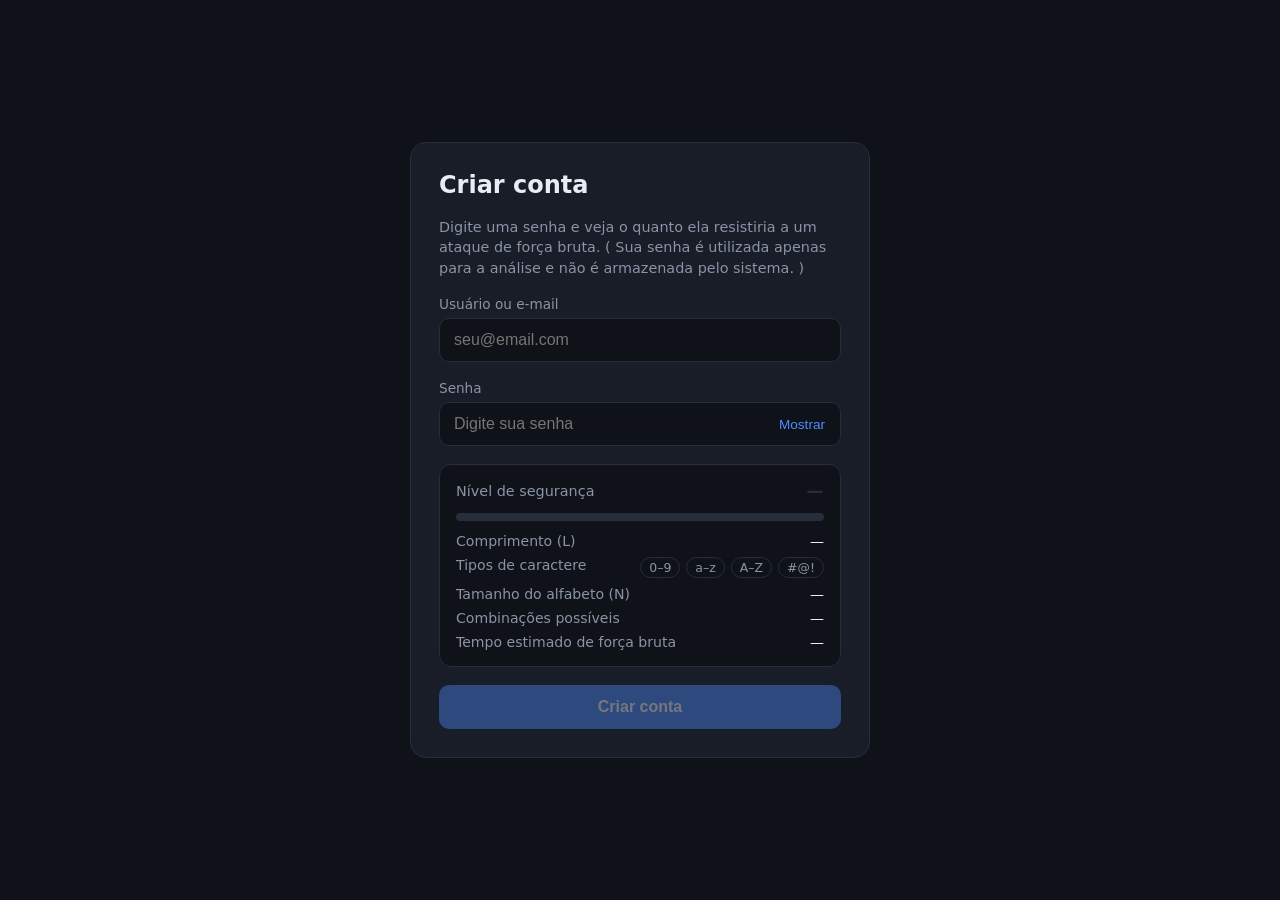
<file: simulador-senhas-frontend/index.html>
<!doctype html>
<html lang="pt-br">
  <head>
    <meta charset="UTF-8" />
    <meta name="viewport" content="width=device-width, initial-scale=1.0" />
    <title>Simulador de senha de segurança</title>
    <link rel="stylesheet" href="css/style.css" />
  </head>

  <body>
    <main class="card" id="card" data-nivel="vazio">
      <h1>Criar conta</h1>

      <p>
        Digite uma senha e veja o quanto ela resistiria a um ataque de força
        bruta. ( Sua senha é utilizada apenas para a análise e não é armazenada pelo sistema. )
      </p>

      <div class="campo">
        <label for="usuario">Usuário ou e-mail</label>
        <input
          type="text"
          id="usuario"
          placeholder="seu@email.com"
          autocomplete="off"
        />
      </div>

      <div class="campo">
        <label for="senha">Senha</label>
        <div class="senha-wrap">
          <input
            type="password"
            id="senha"
            maxlength="128"
            placeholder="Digite sua senha"
            autocomplete="new-password"
          />
          <button type="button" id="toggle">Mostrar</button>
        </div>
      </div>

      <section class="resultado" aria-live="polite">
        <div class="nivel-topo">
          <span>Nível de segurança</span>
          <strong id="badge">—</strong>
        </div>

        <div class="barra">
          <div id="barra"></div>
        </div>

        <dl>
          <div>
            <dt>Comprimento (L)</dt>
            <dd id="r-comprimento">—</dd>
          </div>
          <div>
            <dt>Tipos de caractere</dt>
            <dd class="chips" id="r-tipos">
              <span data-t="digitos">0–9</span>
              <span data-t="minusculas">a–z</span>
              <span data-t="maiusculas">A–Z</span>
              <span data-t="simbolos">#@!</span>
            </dd>
          </div>
          <div>
            <dt>Tamanho do alfabeto (N)</dt>
            <dd id="r-alfabeto">—</dd>
          </div>
          <div>
            <dt>Combinações possíveis</dt>
            <dd id="r-combinacoes">—</dd>
          </div>
          <div>
            <dt>Tempo estimado de força bruta</dt>
            <dd id="r-tempo">—</dd>
          </div>
        </dl>
      </section>

      <button type="button" id="enviar" disabled>Criar conta</button>
    </main>

    <script src="js/script.js"></script>
   <!-- <script src="js/mock.js"></script> -->
  </body>
</html>
</file>
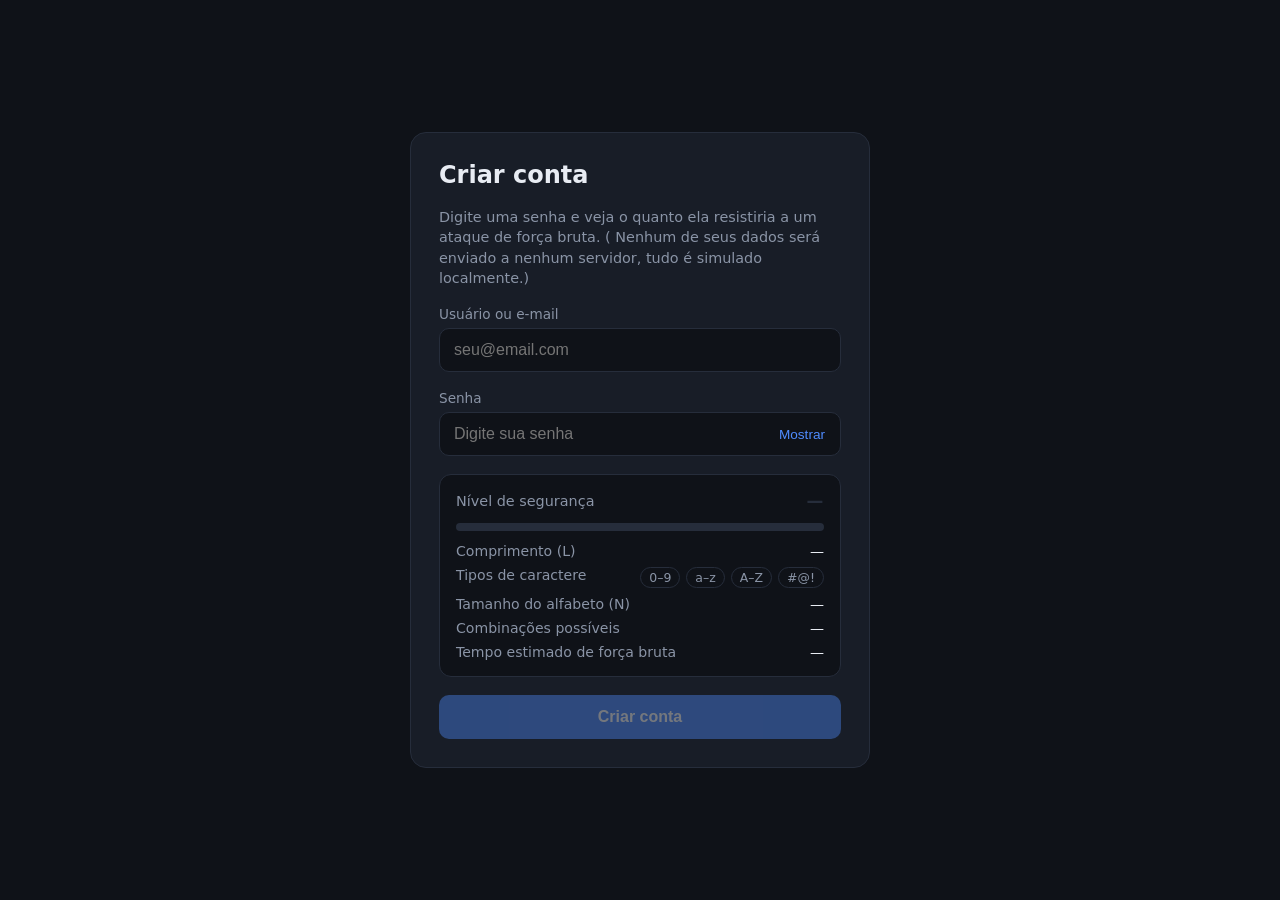
<file: simulador-senhas-XZ/simulador-senhas-frontend/index.html>
<!doctype html>
<html lang="pt-br">
  <head>
    <meta charset="UTF-8" />
    <meta name="viewport" content="width=device-width, initial-scale=1.0" />
    <title>Simulador de senha de segurança</title>
    <link rel="stylesheet" href="css/style.css" />
  </head>

  <body>
    <main class="card" id="card" data-nivel="vazio">
      <h1>Criar conta</h1>

      <p>
        Digite uma senha e veja o quanto ela resistiria a um ataque de força
        bruta. ( Nenhum de seus dados será enviado a nenhum servidor, tudo é simulado localmente.)
      </p>

      <div class="campo">
        <label for="usuario">Usuário ou e-mail</label>
        <input
          type="text"
          id="usuario"
          placeholder="seu@email.com"
          autocomplete="off"
        />
      </div>

      <div class="campo">
        <label for="senha">Senha</label>
        <div class="senha-wrap">
          <input
            type="password"
            id="senha"
            maxlength="128"
            placeholder="Digite sua senha"
            autocomplete="new-password"
          />
          <button type="button" id="toggle">Mostrar</button>
        </div>
      </div>

      <section class="resultado" aria-live="polite">
        <div class="nivel-topo">
          <span>Nível de segurança</span>
          <strong id="badge">—</strong>
        </div>

        <div class="barra">
          <div id="barra"></div>
        </div>

        <dl>
          <div>
            <dt>Comprimento (L)</dt>
            <dd id="r-comprimento">—</dd>
          </div>
          <div>
            <dt>Tipos de caractere</dt>
            <dd class="chips" id="r-tipos">
              <span data-t="digitos">0–9</span>
              <span data-t="minusculas">a–z</span>
              <span data-t="maiusculas">A–Z</span>
              <span data-t="simbolos">#@!</span>
            </dd>
          </div>
          <div>
            <dt>Tamanho do alfabeto (N)</dt>
            <dd id="r-alfabeto">—</dd>
          </div>
          <div>
            <dt>Combinações possíveis</dt>
            <dd id="r-combinacoes">—</dd>
          </div>
          <div>
            <dt>Tempo estimado de força bruta</dt>
            <dd id="r-tempo">—</dd>
          </div>
        </dl>
      </section>

      <button type="button" id="enviar" disabled>Criar conta</button>
    </main>

    <script src="js/script.js"></script>
    <!-- <script src="js/mock.js"></script> -->
  </body>
</html>
</file>
<file: simulador-senhas-frontend/css/style.css>
:root {
  --bg: #0f1218;
  --card: #181d27;
  --borda: #262d3b;
  --texto: #e8ecf3;
  --muted: #8a94a6;
  --destaque: #4f8cff;
  --muito-fraco: #ef4444;
  --fraco: #f97316;
  --medio: #eab308;
  --forte: #84cc16;
  --muito-forte: #22c55e;
  --cor-nivel: var(--borda);
}

* {
  box-sizing: border-box;
  margin: 0;
}

body {
  min-height: 100vh;
  display: grid;
  place-items: center;
  padding: 24px;
  background: var(--bg);
  color: var(--texto);
  font-family:
    system-ui,
    -apple-system,
    "Segoe UI",
    Roboto,
    sans-serif;
}

.card {
  width: 100%;
  max-width: 460px;
  background: var(--card);
  border: 1px solid var(--borda);
  border-radius: 16px;
  padding: 28px;
  display: flex;
  flex-direction: column;
  gap: 18px;
}

h1 {
  font-size: 1.5rem;
}

.card > p {
  color: var(--muted);
  font-size: 0.9rem;
  line-height: 1.4;
}

.campo {
  display: flex;
  flex-direction: column;
  gap: 6px;
}

label {
  font-size: 0.85rem;
  color: var(--muted);
}

input {
  width: 100%;
  padding: 12px 14px;
  background: var(--bg);
  color: var(--texto);
  border: 1px solid var(--borda);
  border-radius: 10px;
  font-size: 1rem;
}

input:focus {
  outline: 2px solid var(--destaque);
  outline-offset: 1px;
}

.senha-wrap {
  position: relative;
}

.senha-wrap input {
  padding-right: 84px;
}

#toggle {
  position: absolute;
  right: 6px;
  top: 50%;
  transform: translateY(-50%);
  background: none;
  border: 0;
  color: var(--destaque);
  font-size: 0.85rem;
  cursor: pointer;
  padding: 6px 10px;
}

#enviar {
  padding: 13px;
  border: 0;
  border-radius: 10px;
  background: var(--destaque);
  color: #fff;
  font-size: 1rem;
  font-weight: 600;
  cursor: pointer;
}

#enviar:disabled {
  opacity: 0.4;
  cursor: not-allowed;
}

.resultado {
  background: var(--bg);
  border: 1px solid var(--borda);
  border-radius: 12px;
  padding: 16px;
  display: flex;
  flex-direction: column;
  gap: 12px;
}

.nivel-topo {
  display: flex;
  justify-content: space-between;
  align-items: center;
  font-size: 0.9rem;
  color: var(--muted);
}

#badge {
  color: var(--cor-nivel);
  font-size: 1.05rem;
  text-transform: uppercase;
  letter-spacing: 0.04em;
}

.barra {
  height: 8px;
  background: var(--borda);
  border-radius: 99px;
  overflow: hidden;
}

#barra {
  height: 100%;
  width: 0;
  background: var(--cor-nivel);
  transition:
    width 0.3s,
    background 0.3s;
}

dl {
  display: flex;
  flex-direction: column;
  gap: 8px;
}

dl > div {
  display: flex;
  justify-content: space-between;
  gap: 12px;
  font-size: 0.88rem;
}

dt {
  color: var(--muted);
}

dd {
  text-align: right;
  font-variant-numeric: tabular-nums;
}

.chips {
  display: flex;
  gap: 6px;
  flex-wrap: wrap;
  justify-content: flex-end;
}

.chips span {
  padding: 2px 8px;
  border-radius: 99px;
  font-size: 0.78rem;
  border: 1px solid var(--borda);
  color: var(--muted);
  transition: 0.2s;
}

.chips span.ativo {
  color: var(--texto);
  border-color: var(--cor-nivel);
  background: color-mix(in srgb, var(--cor-nivel) 18%, transparent);
}

/* cor do nível */
.card[data-nivel="MUITO_FRACO"] { --cor-nivel: var(--muito-fraco); }
.card[data-nivel="FRACO"]       { --cor-nivel: var(--fraco); }
.card[data-nivel="MEDIO"]       { --cor-nivel: var(--medio); }
.card[data-nivel="FORTE"]       { --cor-nivel: var(--forte); }
.card[data-nivel="MUITO_FORTE"] { --cor-nivel: var(--muito-forte); }

/* tamanho da barra */
.card[data-nivel="MUITO_FRACO"] #barra { width: 20%; }
.card[data-nivel="FRACO"]       #barra { width: 40%; }
.card[data-nivel="MEDIO"]       #barra { width: 60%; }
.card[data-nivel="FORTE"]       #barra { width: 80%; }
.card[data-nivel="MUITO_FORTE"] #barra { width: 100%; }
</file>
<file: simulador-senhas-XZ/simulador-senhas-frontend/css/style.css>
:root {
  --bg: #0f1218;
  --card: #181d27;
  --borda: #262d3b;
  --texto: #e8ecf3;
  --muted: #8a94a6;
  --destaque: #4f8cff;
  --muito-fraco: #ef4444;
  --fraco: #f97316;
  --medio: #eab308;
  --forte: #84cc16;
  --muito-forte: #22c55e;
  --cor-nivel: var(--borda);
}

* {
  box-sizing: border-box;
  margin: 0;
}

body {
  min-height: 100vh;
  display: grid;
  place-items: center;
  padding: 24px;
  background: var(--bg);
  color: var(--texto);
  font-family:
    system-ui,
    -apple-system,
    "Segoe UI",
    Roboto,
    sans-serif;
}

.card {
  width: 100%;
  max-width: 460px;
  background: var(--card);
  border: 1px solid var(--borda);
  border-radius: 16px;
  padding: 28px;
  display: flex;
  flex-direction: column;
  gap: 18px;
}

h1 {
  font-size: 1.5rem;
}

.card > p {
  color: var(--muted);
  font-size: 0.9rem;
  line-height: 1.4;
}

.campo {
  display: flex;
  flex-direction: column;
  gap: 6px;
}

label {
  font-size: 0.85rem;
  color: var(--muted);
}

input {
  width: 100%;
  padding: 12px 14px;
  background: var(--bg);
  color: var(--texto);
  border: 1px solid var(--borda);
  border-radius: 10px;
  font-size: 1rem;
}

input:focus {
  outline: 2px solid var(--destaque);
  outline-offset: 1px;
}

.senha-wrap {
  position: relative;
}

.senha-wrap input {
  padding-right: 84px;
}

#toggle {
  position: absolute;
  right: 6px;
  top: 50%;
  transform: translateY(-50%);
  background: none;
  border: 0;
  color: var(--destaque);
  font-size: 0.85rem;
  cursor: pointer;
  padding: 6px 10px;
}

#enviar {
  padding: 13px;
  border: 0;
  border-radius: 10px;
  background: var(--destaque);
  color: #fff;
  font-size: 1rem;
  font-weight: 600;
  cursor: pointer;
}

#enviar:disabled {
  opacity: 0.4;
  cursor: not-allowed;
}

.resultado {
  background: var(--bg);
  border: 1px solid var(--borda);
  border-radius: 12px;
  padding: 16px;
  display: flex;
  flex-direction: column;
  gap: 12px;
}

.nivel-topo {
  display: flex;
  justify-content: space-between;
  align-items: center;
  font-size: 0.9rem;
  color: var(--muted);
}

#badge {
  color: var(--cor-nivel);
  font-size: 1.05rem;
  text-transform: uppercase;
  letter-spacing: 0.04em;
}

.barra {
  height: 8px;
  background: var(--borda);
  border-radius: 99px;
  overflow: hidden;
}

#barra {
  height: 100%;
  width: 0;
  background: var(--cor-nivel);
  transition:
    width 0.3s,
    background 0.3s;
}

dl {
  display: flex;
  flex-direction: column;
  gap: 8px;
}

dl > div {
  display: flex;
  justify-content: space-between;
  gap: 12px;
  font-size: 0.88rem;
}

dt {
  color: var(--muted);
}

dd {
  text-align: right;
  font-variant-numeric: tabular-nums;
}

.chips {
  display: flex;
  gap: 6px;
  flex-wrap: wrap;
  justify-content: flex-end;
}

.chips span {
  padding: 2px 8px;
  border-radius: 99px;
  font-size: 0.78rem;
  border: 1px solid var(--borda);
  color: var(--muted);
  transition: 0.2s;
}

.chips span.ativo {
  color: var(--texto);
  border-color: var(--cor-nivel);
  background: color-mix(in srgb, var(--cor-nivel) 18%, transparent);
}

/* cor do nível */
.card[data-nivel="MUITO_FRACO"] { --cor-nivel: var(--muito-fraco); }
.card[data-nivel="FRACO"]       { --cor-nivel: var(--fraco); }
.card[data-nivel="MEDIO"]       { --cor-nivel: var(--medio); }
.card[data-nivel="FORTE"]       { --cor-nivel: var(--forte); }
.card[data-nivel="MUITO_FORTE"] { --cor-nivel: var(--muito-forte); }

/* tamanho da barra */
.card[data-nivel="MUITO_FRACO"] #barra { width: 20%; }
.card[data-nivel="FRACO"]       #barra { width: 40%; }
.card[data-nivel="MEDIO"]       #barra { width: 60%; }
.card[data-nivel="FORTE"]       #barra { width: 80%; }
.card[data-nivel="MUITO_FORTE"] #barra { width: 100%; }
</file>
